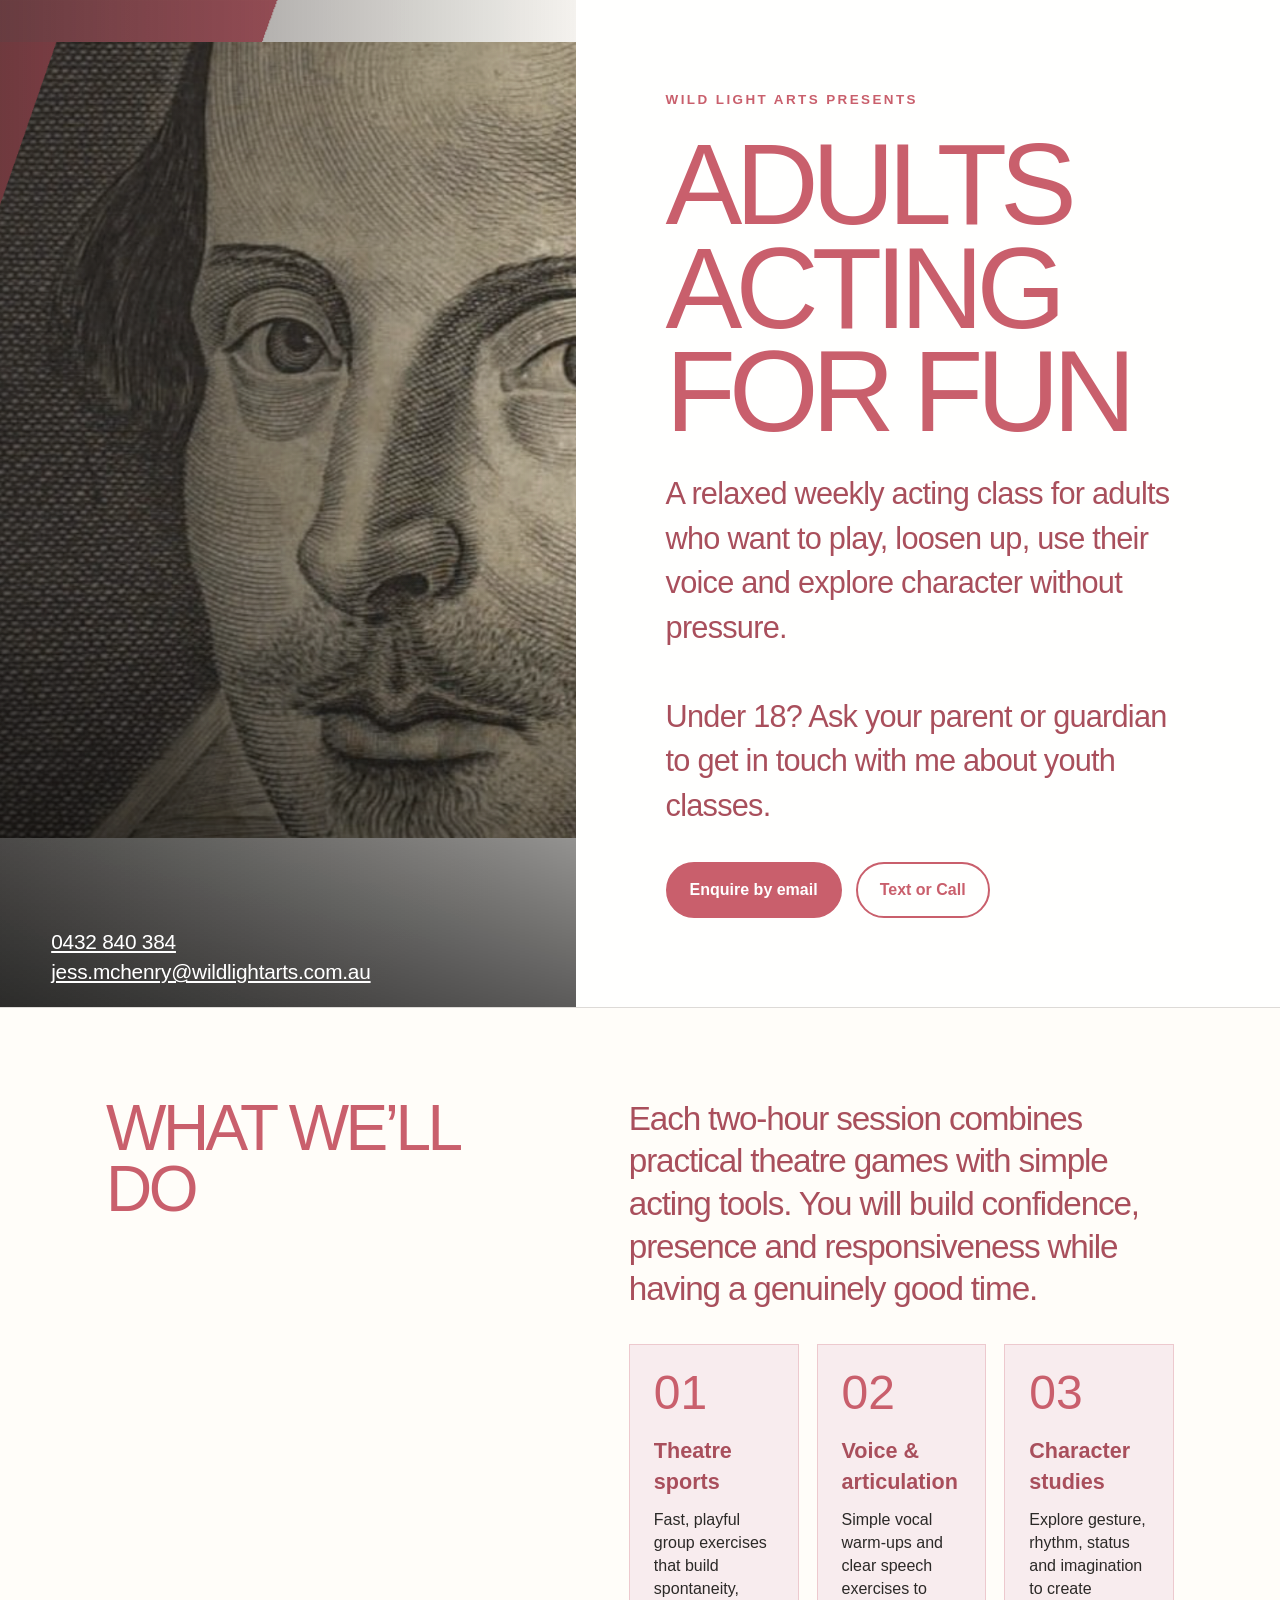
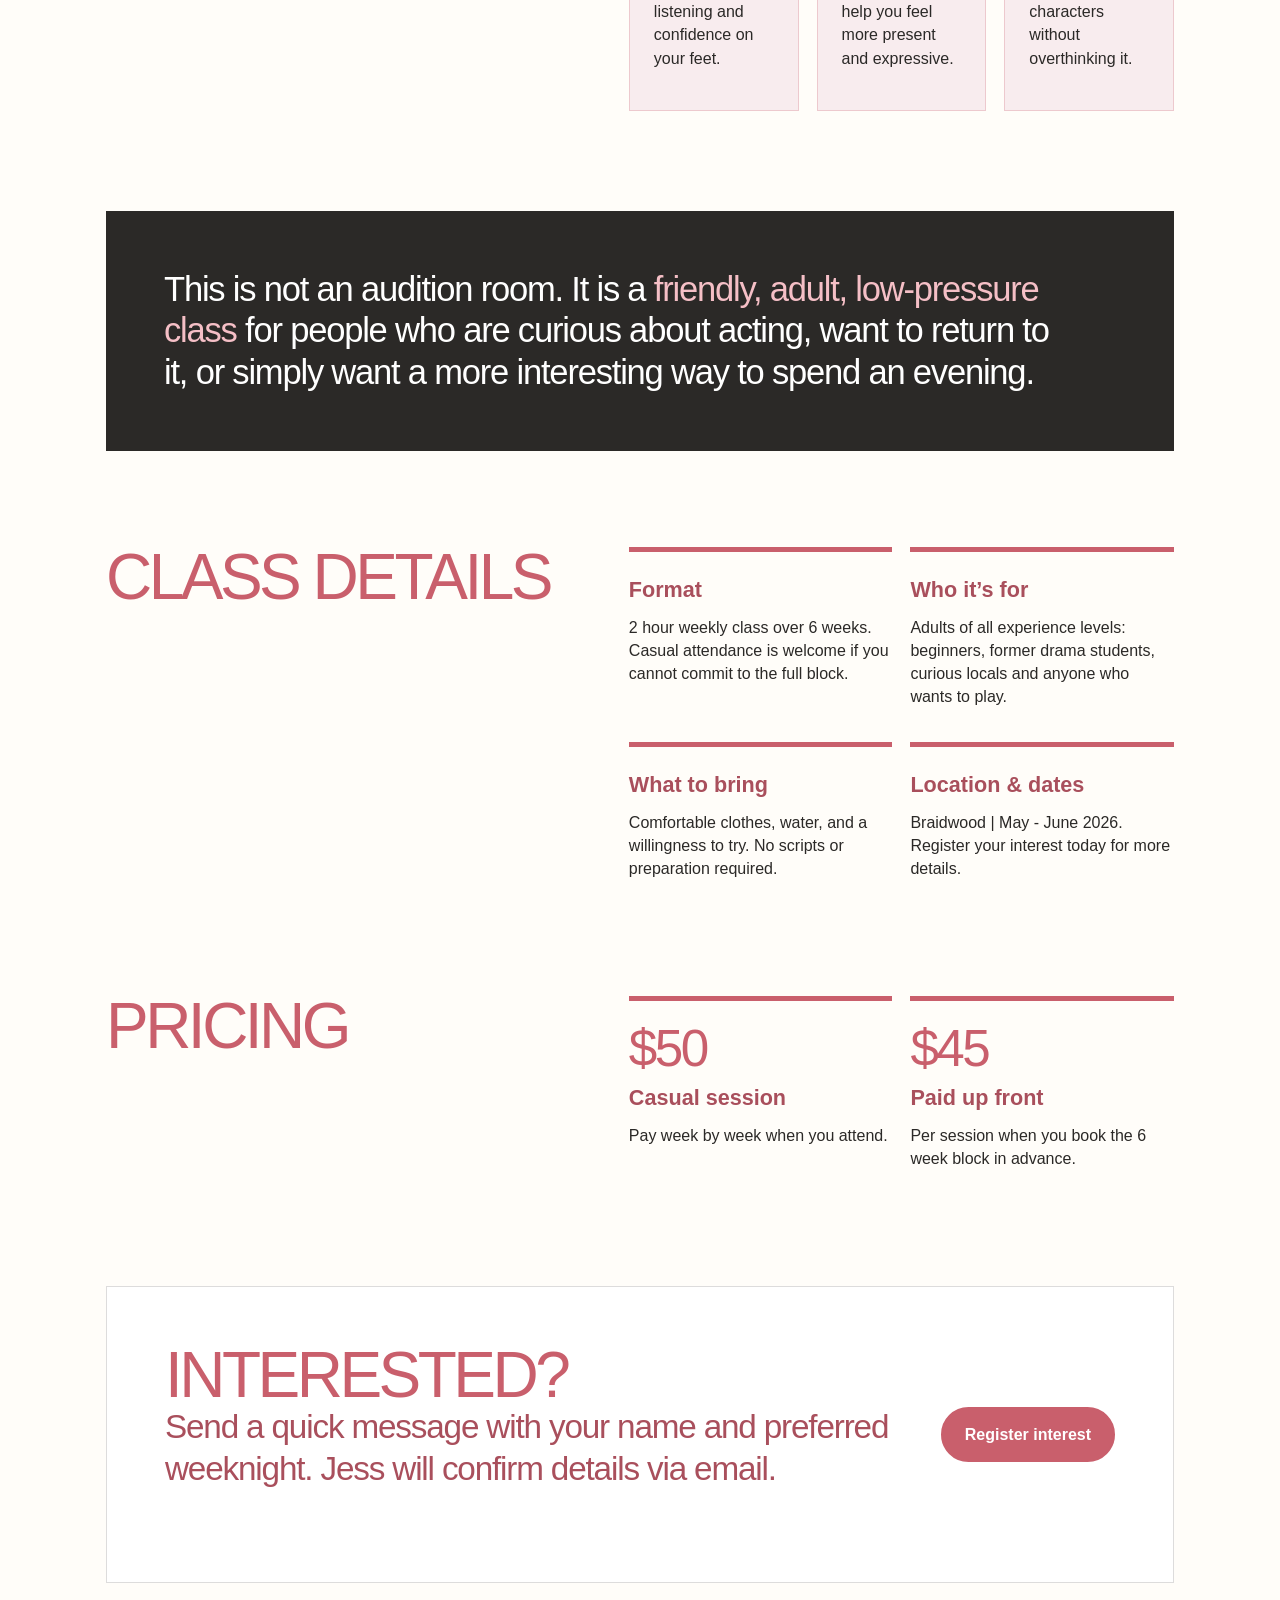
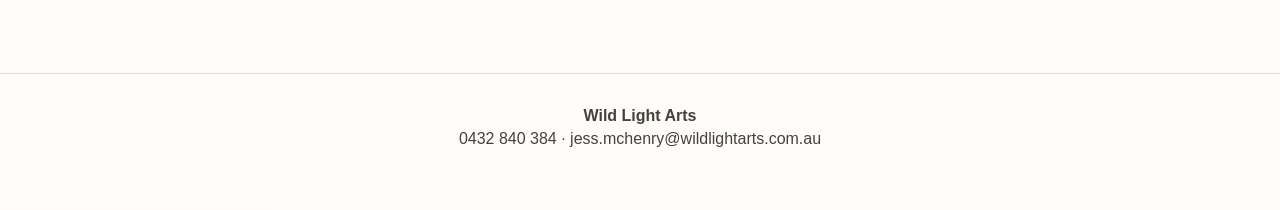
<file: actingclasses.html>
<!DOCTYPE html>
<html lang="en">
<head>
  <meta charset="UTF-8" />
  <meta name="viewport" content="width=device-width, initial-scale=1.0" />
  <title>Adults Acting for Fun | Wild Light Arts</title>
  <meta name="description" content="A relaxed weekly acting class in Braidwood for adults: theatre sports, voice and articulation, character play and confidence-building in a friendly regional setting." />
  <link rel="stylesheet" href="./actingclassesstyle.css"/>
</head>
<body>
  <div class="page">
    <header>
      <section class="portrait-panel" aria-label="Class poster portrait image">
        <!-- <div class="speech">The world is YOUR stage.<br/>Come play!</div> -->
        <div class="contact-strip">
          <a href="sms:0432840384">0432 840 384</a><br/>
          <a href="mailto:jess.mchenry@wildlightarts.com.au">jess.mchenry@wildlightarts.com.au</a>
        </div>
      </section>

      <section class="hero-copy">
        <div class="eyebrow">Wild Light Arts presents</div>
        <h1>Adults Acting for Fun</h1>
        <p class="intro">A relaxed weekly acting class for adults who want to play, loosen up, use their voice and explore character without pressure. <br><br>Under 18? Ask your parent or guardian to get in touch with me about youth classes.</p>
        <div class="hero-actions">
          <a class="button" href="mailto:jess.mchenry@wildlightarts.com.au?subject=Adults%20Acting%20for%20Fun%20enquiry">Enquire by email</a>
          <a class="button secondary" href="sms:0432840384">Text or Call</a>
        </div>
      </section>
    </header>

    <main>
      <section class="section-grid">
        <h2>What we’ll do</h2>
        <div>
          <p class="large-text">Each two-hour session combines practical theatre games with simple acting tools. You will build confidence, presence and responsiveness while having a genuinely good time.</p>
          <div class="cards" aria-label="Class focus areas">
            <article class="card">
              <div class="number">01</div>
              <h3>Theatre sports</h3>
              <p>Fast, playful group exercises that build spontaneity, listening and confidence on your feet.</p>
            </article>
            <article class="card">
              <div class="number">02</div>
              <h3>Voice & articulation</h3>
              <p>Simple vocal warm-ups and clear speech exercises to help you feel more present and expressive.</p>
            </article>
            <article class="card">
              <div class="number">03</div>
              <h3>Character studies</h3>
              <p>Explore gesture, rhythm, status and imagination to create characters without overthinking it.</p>
            </article>
          </div>
        </div>
      </section>

      <section class="note">
        <p>This is not an audition room. It is a <span>friendly, adult, low-pressure class</span> for people who are curious about acting, want to return to it, or simply want a more interesting way to spend an evening.</p>
      </section>

      <section class="section-grid">
        <h2>Class details</h2>
        <div class="details">
          <div class="detail-box">
            <h3>Format</h3>
            <p>2 hour weekly class over 6 weeks. Casual attendance is welcome if you cannot commit to the full block.</p>
          </div>
          <div class="detail-box">
            <h3>Who it’s for</h3>
            <p>Adults of all experience levels: beginners, former drama students, curious locals and anyone who wants to play.</p>
          </div>
          <div class="detail-box">
            <h3>What to bring</h3>
            <p>Comfortable clothes, water, and a willingness to try. No scripts or preparation required.</p>
          </div>
          <div class="detail-box">
            <h3>Location & dates</h3>
            <p>Braidwood | May - June 2026. Register your interest today for more details.</p>
          </div>
        </div>
      </section>

      <section class="section-grid">
        <h2>Pricing</h2>
        <div>
          <div class="details">
            <div class="detail-box">
              <div class="price">$50</div>
              <h3>Casual session</h3>
              <p>Pay week by week when you attend.</p>
            </div>
            <div class="detail-box">
              <div class="price">$45</div>
              <h3>Paid up front</h3>
              <p>Per session when you book the 6 week block in advance.</p>
            </div>
          </div>
        </div>
      </section>

      <section class="signup" id="enquire">
        <div>
          <h2>Interested?</h2>
          <p class="large-text">Send a quick message with your name and preferred weeknight. Jess will confirm details via email.</p>
        </div>
        <div>
          <a class="button" href="mailto:jess.mchenry@wildlightarts.com.au?subject=Adults%20Acting%20for%20Fun%20EOI&body=Hi%20Jess%2C%0A%0AI%27m%20interested%20in%20Adults%20Acting%20for%20Fun.%0A%0AMy%20preferred%20weeknight%20is%3A%0AMy%20acting%20experience%20is%3A%0A%0AThanks%2C">Register interest</a>
        </div>
      </section>
    </main>

    <footer>
      <strong>Wild Light Arts</strong><br />
      0432 840 384 · jess.mchenry@wildlightarts.com.au
    </footer>
  </div>
</body>
</html>
</file>
<file: actingclassesstyle.css>
:root {
      --rose: #c95f6c;
      --rose-dark: #a94f5c;
      --ink: #2b2927;
      --paper: #fffdf9;
      --soft: #f8ecee;
      --charcoal: #46413b;
      --line: rgba(43, 41, 39, 0.16);
    }

    * { box-sizing: border-box; }

    body {
      margin: 0;
      font-family: Helvetica, Arial, sans-serif;
      color: var(--ink);
      background: var(--paper);
      line-height: 1.45;
    }

    a { color: inherit; }

    .page {
      overflow: hidden;
      background:
        linear-gradient(110deg, var(--rose) 0 11%, transparent 11% 100%),
        var(--paper);
    }

    header {
      min-height: 92vh;
      display: grid;
      grid-template-columns: minmax(280px, 0.9fr) minmax(320px, 1.1fr);
      border-bottom: 1px solid var(--line);
      position: relative;
    }

    .portrait-panel {
      position: relative;
      min-height: 640px;
      background:
        linear-gradient(90deg, rgba(43,41,39,0.6), rgba(43,41,39,0.05)),
        url("./images/Screenshot\ 2026-04-28\ at\ 11.01.24\ am.png") center 20% / 180% no-repeat;
      filter: grayscale(0.08) contrast(1.05);
    }

    .portrait-panel::after {
      content: "";
      position: absolute;
      inset: 0;
      background: linear-gradient(180deg, transparent 55%, rgba(0,0,0,0.62));
    }
/*
    .speech {
      position: absolute;
      z-index: 2;
      left: clamp(20px, 5vw, 70px);
      top: 40%;
      width: min(330px, 78%);
      padding: 64px 40px;
      background: white;
      color: var(--rose);
      font-size: clamp(1.35rem, 2.4vw, 2.1rem);
      font-weight: 700;
      border-radius: 50%;
      box-shadow: 0 22px 50px rgba(0,0,0,0.16);
    }

    .speech::after {
      content: "";
      position: absolute;
      right: -12px;
      bottom: 20px;
      width: 72px;
      height: 72px;
      background: white;
      clip-path: polygon(0 0, 100% 100%, 0 78%);
    }

    */
    .contact-strip {
      position: absolute;
      z-index: 2;
      left: 0;
      right: 0;
      bottom: 0;
      padding: 20px clamp(20px, 4vw, 56px);
      color: white;
      font-weight: 200;
      font-size: clamp(1rem, 1.7vw, 1.3rem);
      letter-spacing: -0.01em;
    }

    .hero-copy {
      display: flex;
      flex-direction: column;
      justify-content: center;
      padding: clamp(32px, 7vw, 96px);
      background: rgba(255,255,255,0.92);
    }

    .eyebrow {
      color: var(--rose);
      text-transform: uppercase;
      letter-spacing: 0.18em;
      font-weight: 700;
      font-size: 0.84rem;
      margin-bottom: 24px;
    }

    h1 {
      color: var(--rose);
      font-size: clamp(3.4rem, 9vw, 8.6rem);
      line-height: 0.9;
      text-transform: uppercase;
      font-weight: 300;
      letter-spacing: -0.06em;
      margin: 0 0 28px;
    }

    .intro {
      max-width: 720px;
      font-size: clamp(1.25rem, 2.4vw, 2rem);
      color: var(--rose-dark);
      letter-spacing: -0.025em;
      margin: 0 0 34px;
    }

    .hero-actions {
      display: flex;
      flex-wrap: wrap;
      gap: 14px;
      align-items: center;
    }

    .button {
      display: inline-block;
      text-decoration: none;
      border: 2px solid var(--rose);
      color: white;
      background: var(--rose);
      padding: 14px 22px;
      border-radius: 999px;
      font-weight: 700;
    }

    .button.secondary {
      color: var(--rose);
      background: transparent;
    }

    main {
      max-width: 1180px;
      margin: 0 auto;
      padding: clamp(40px, 7vw, 90px) clamp(20px, 5vw, 56px);
    }

    .section-grid {
      display: grid;
      grid-template-columns: 0.9fr 1.1fr;
      gap: clamp(30px, 6vw, 80px);
      align-items: start;
      margin-bottom: clamp(52px, 8vw, 100px);
    }

    h2 {
      color: var(--rose);
      font-size: clamp(2.2rem, 5vw, 5.2rem);
      font-weight: 300;
      line-height: 0.95;
      letter-spacing: -0.055em;
      margin: 0;
      text-transform: uppercase;
    }

    h3 {
      color: var(--rose-dark);
      font-size: 1.35rem;
      margin: 0 0 10px;
    }

    p { margin-top: 0; }

    .large-text {
      color: var(--rose-dark);
      font-size: clamp(1.25rem, 2.6vw, 2.1rem);
      letter-spacing: -0.035em;
      line-height: 1.28;
    }

    .cards {
      display: grid;
      grid-template-columns: repeat(3, minmax(0, 1fr));
      gap: 18px;
    }

    .card {
      background: var(--soft);
      border: 1px solid rgba(201,95,108,0.25);
      padding: 24px;
      min-height: 190px;
    }

    .card .number {
      color: var(--rose);
      font-size: 3rem;
      line-height: 1;
      font-weight: 300;
      margin-bottom: 18px;
    }

    .details {
      display: grid;
      grid-template-columns: repeat(2, minmax(0, 1fr));
      gap: 18px;
    }

    .detail-box {
      border-top: 5px solid var(--rose);
      padding: 22px 0 0;
    }

    .price {
      font-size: clamp(2rem, 4vw, 4rem);
      color: var(--rose);
      font-weight: 300;
      letter-spacing: -0.05em;
      line-height: 1;
      margin-bottom: 8px;
    }

    .note {
      background: var(--ink);
      color: white;
      padding: clamp(28px, 5vw, 58px);
      margin: clamp(50px, 8vw, 96px) 0;
      position: relative;
    }

    .note p {
      font-size: clamp(1.3rem, 2.7vw, 2.4rem);
      line-height: 1.2;
      letter-spacing: -0.035em;
      margin: 0;
      max-width: 900px;
    }

    .note span { color: #f5bfc6; }

    ul.clean {
      list-style: none;
      padding: 0;
      margin: 0;
      display: grid;
      gap: 16px;
    }

    ul.clean li {
      padding-left: 30px;
      position: relative;
      font-size: 1.1rem;
    }

    ul.clean li::before {
      content: "•";
      position: absolute;
      left: 0;
      color: var(--rose);
      font-size: 1.6rem;
      top: -5px;
    }

    .signup {
      border: 1px solid var(--line);
      background: white;
      padding: clamp(28px, 5vw, 58px);
      display: grid;
      grid-template-columns: 1fr auto;
      gap: 28px;
      align-items: center;
    }

    .signup h2 { font-size: clamp(2.4rem, 5vw, 5.6rem); }

    footer {
      padding: 30px clamp(20px, 5vw, 56px) 60px;
      color: var(--charcoal);
      text-align: center;
      border-top: 1px solid var(--line);
    }

    @media (max-width: 840px) {
      .page { background: var(--paper); }
      header,
      .section-grid,
      .signup { grid-template-columns: 1fr; }
      .portrait-panel { min-height: 480px; }
      .hero-copy { padding-top: 42px; }
      .cards,
      .details { grid-template-columns: 1fr; }
      .speech { top: 34%; }
    }
</file>
